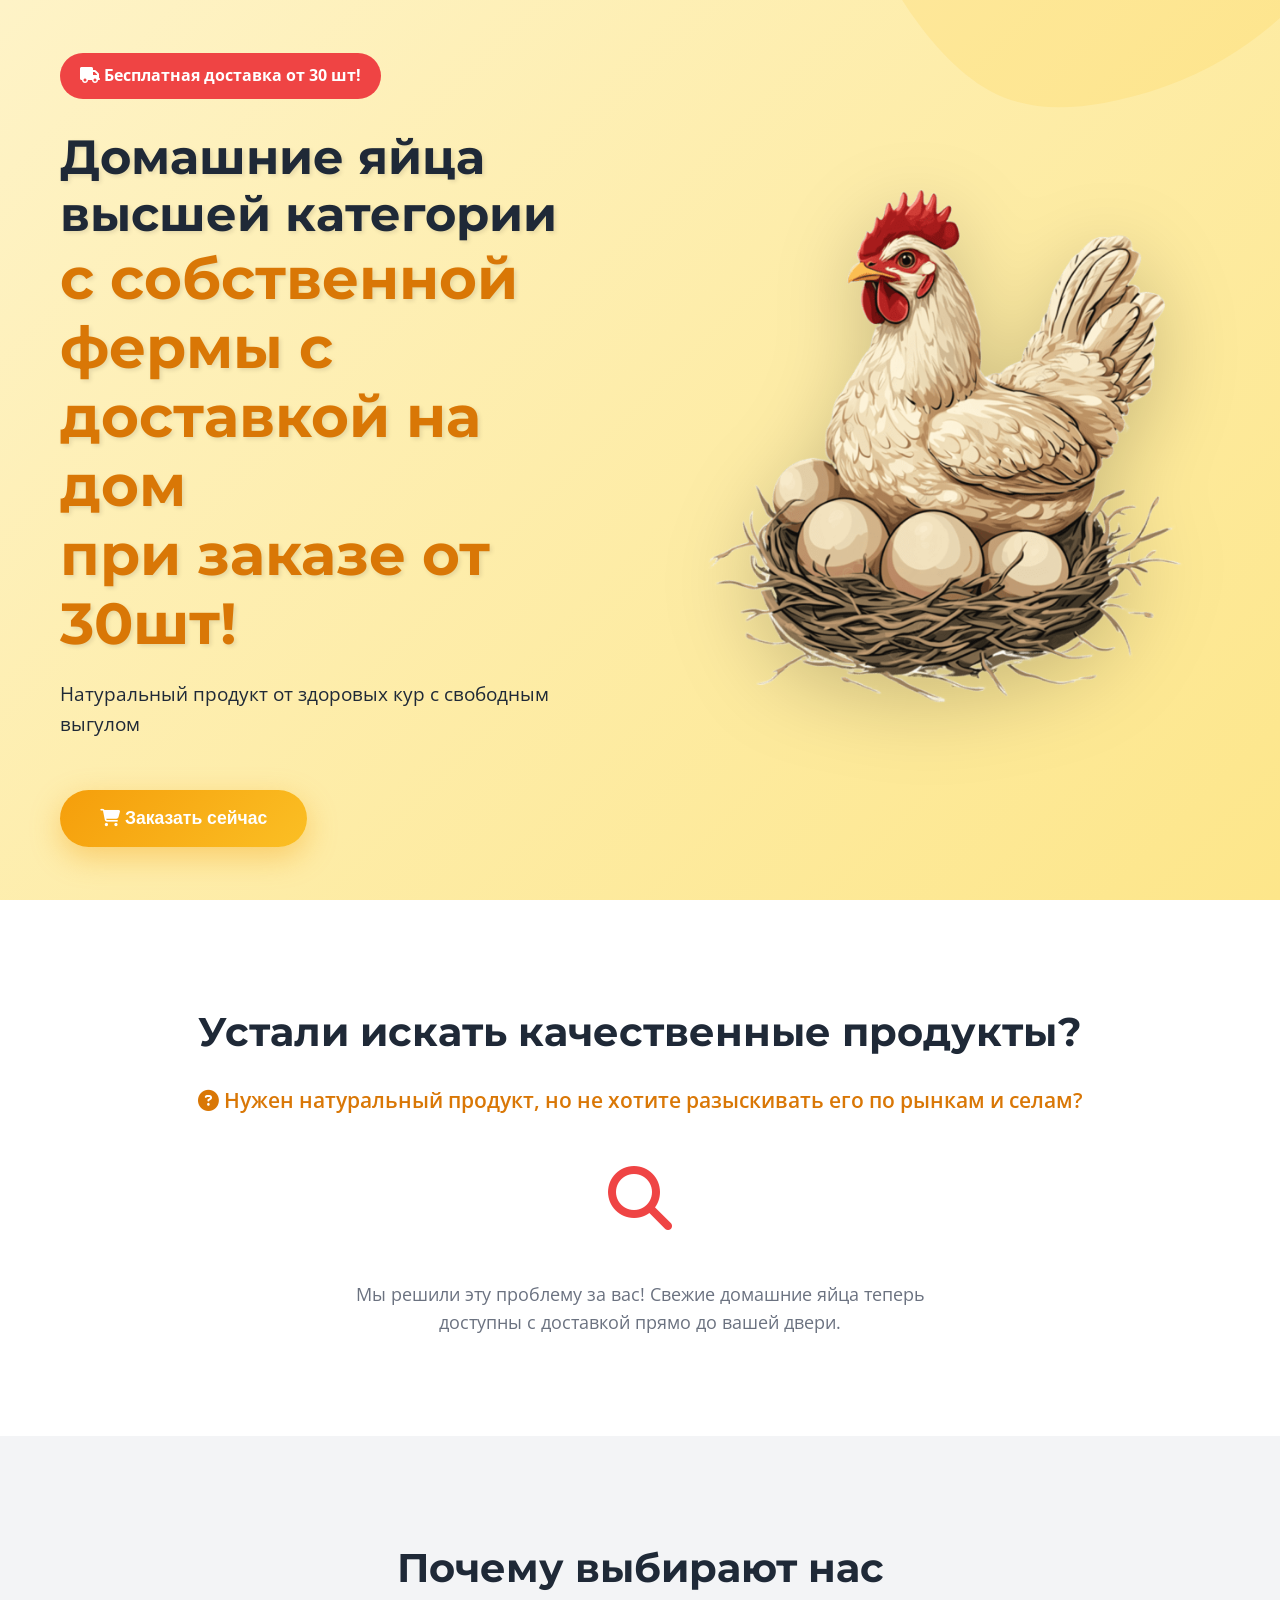
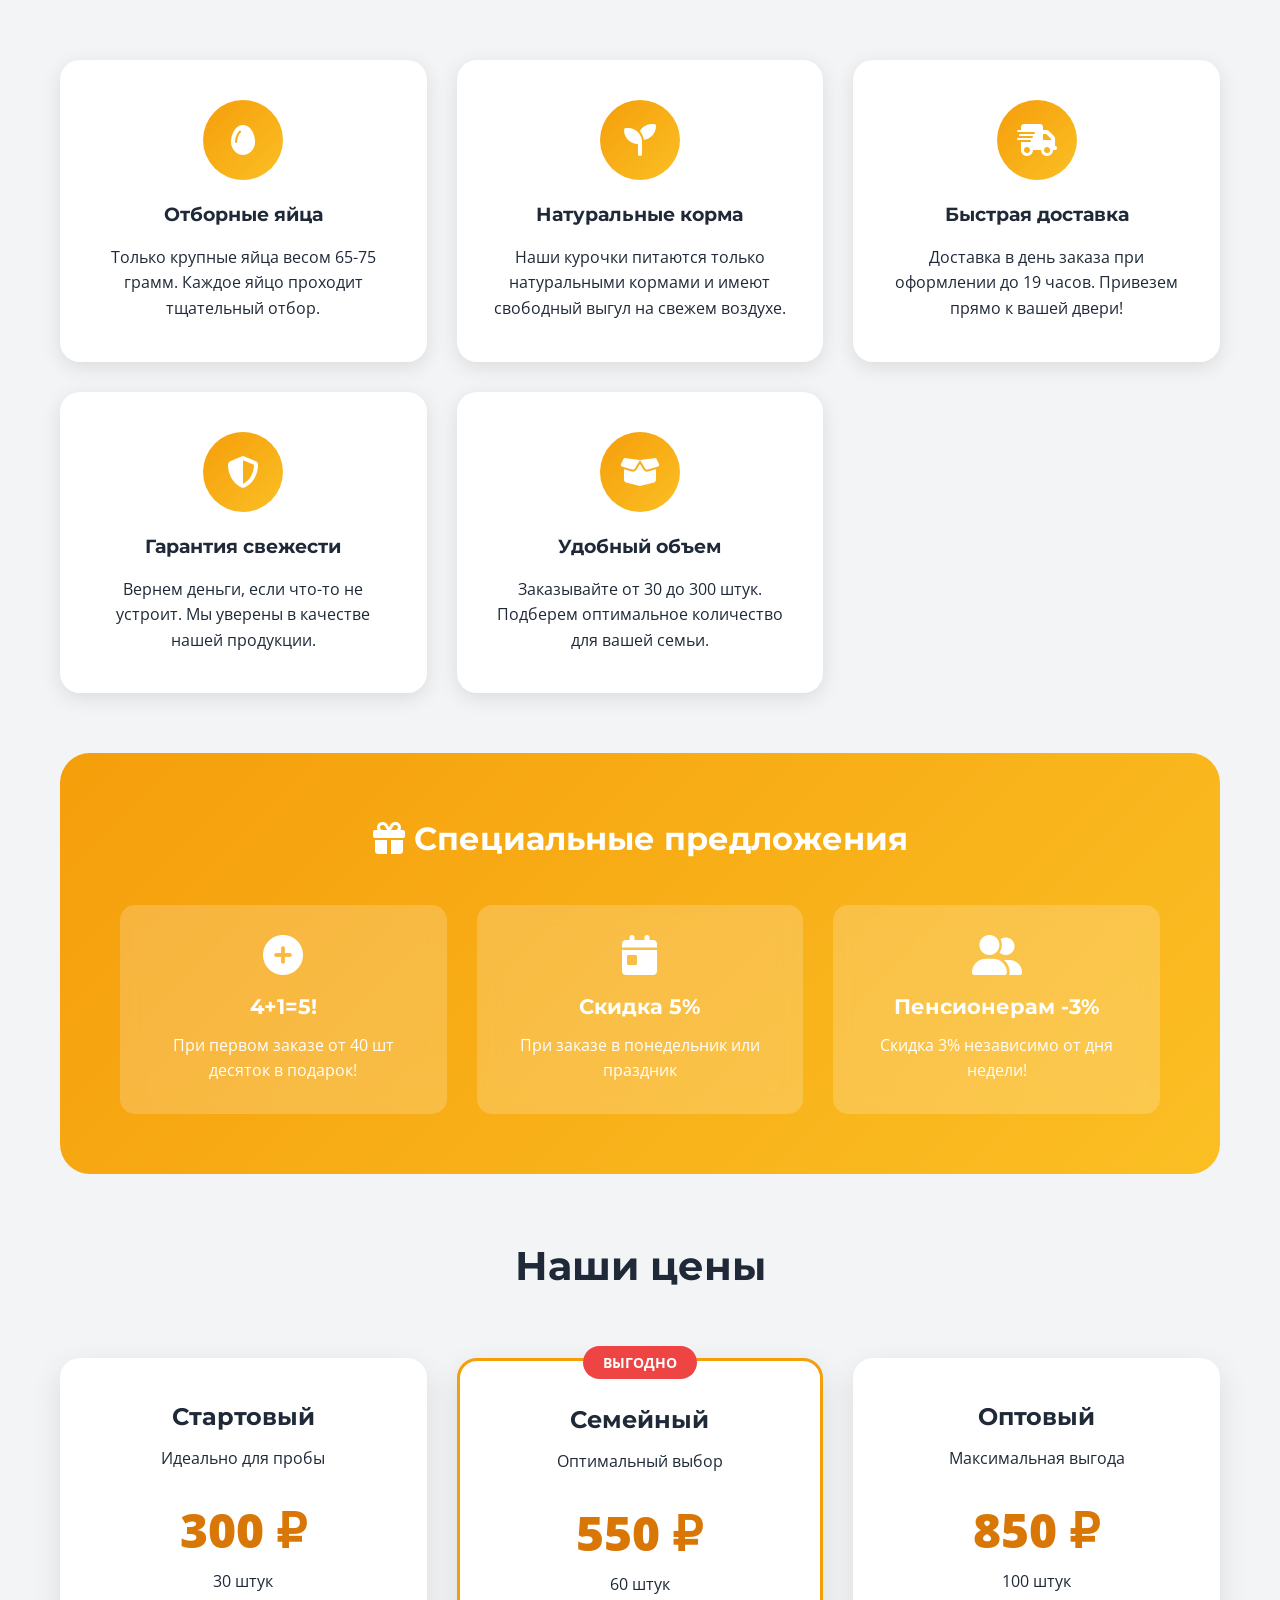
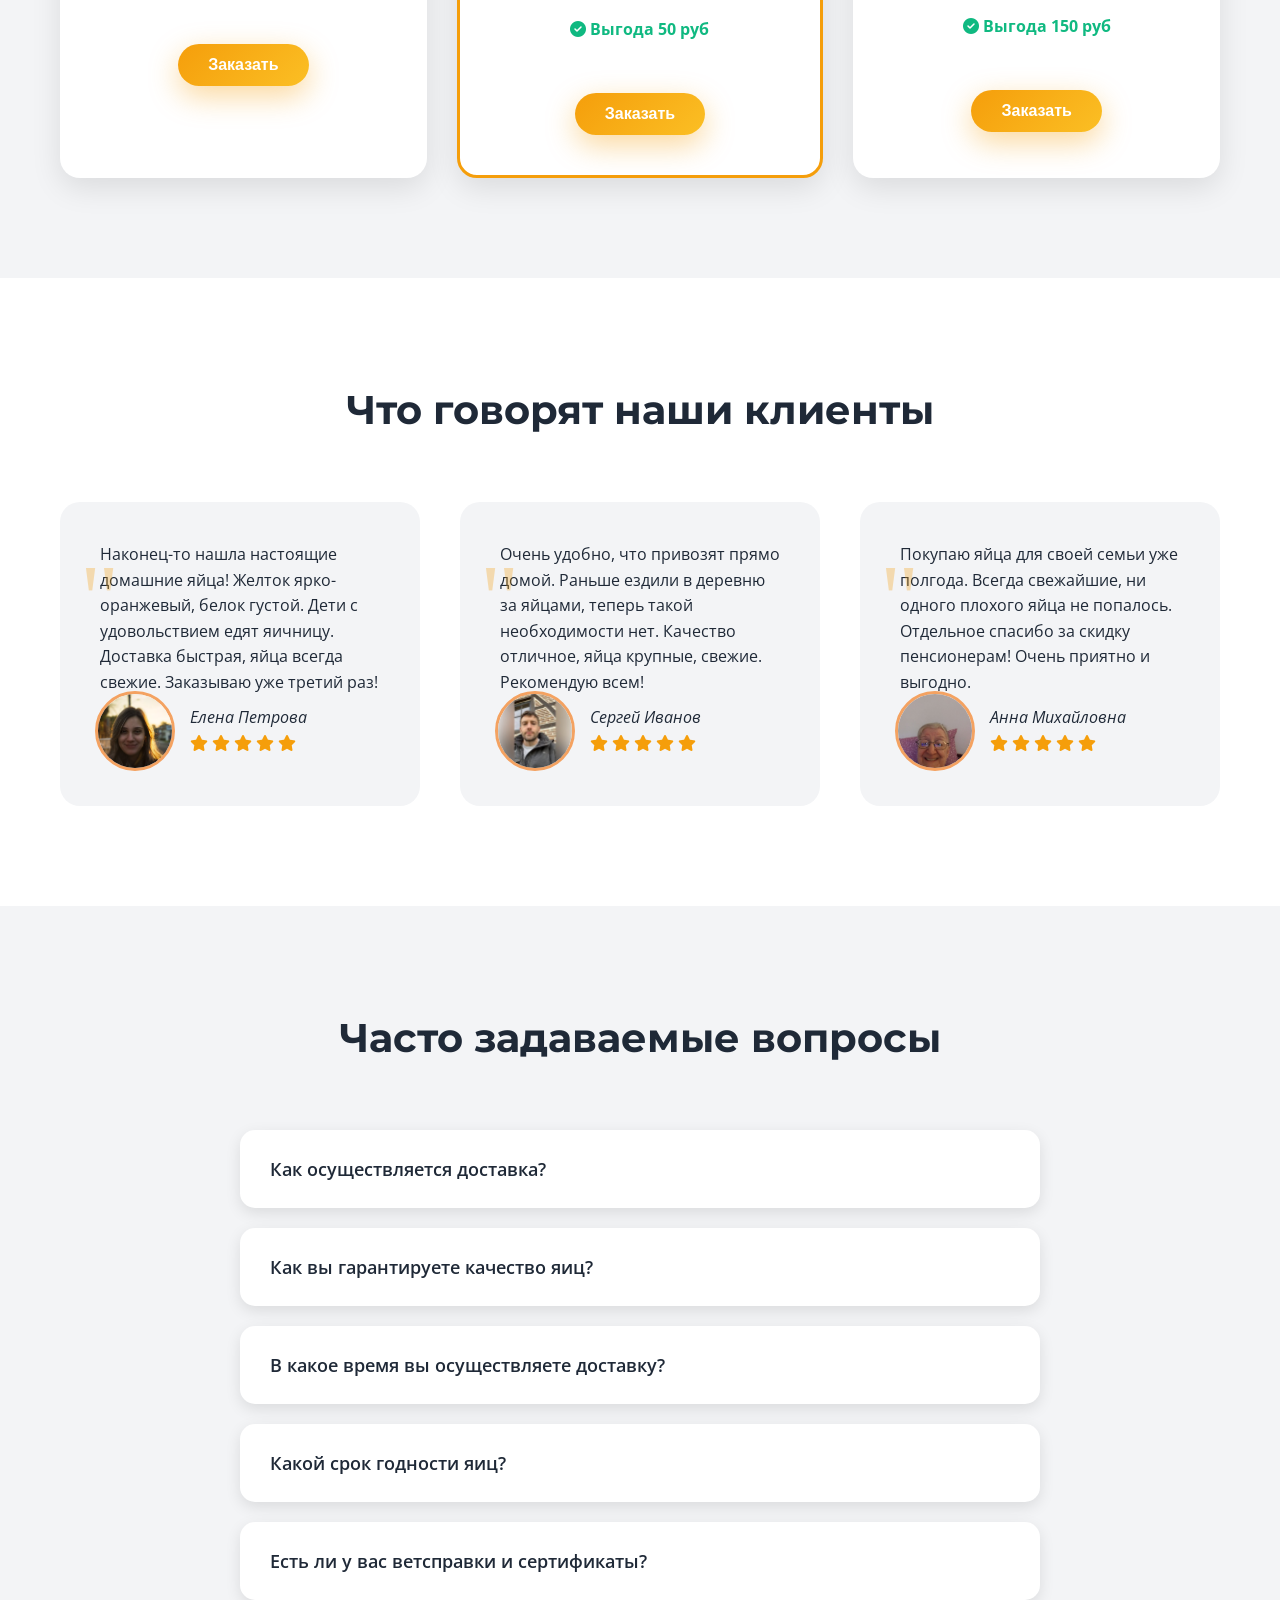
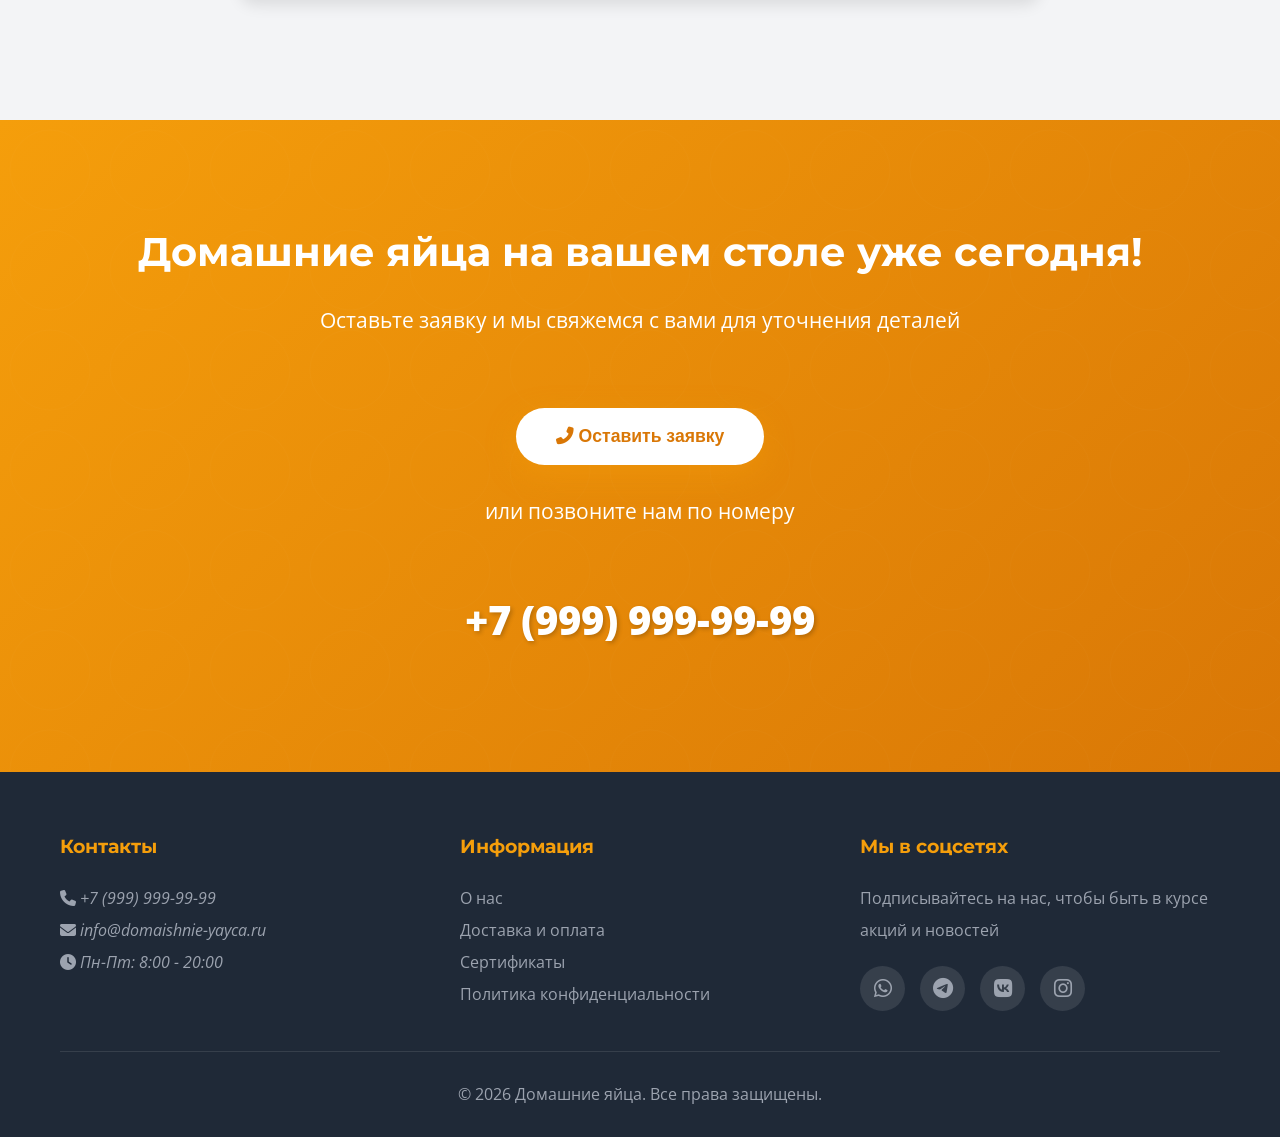
<file: index.html>
﻿<!DOCTYPE html>
<html lang="ru">
<head>
    <meta charset="UTF-8">
    <meta name="viewport" content="width=device-width, initial-scale=1.0">
    <title>Домашние яйца высшей категории | Доставка на дом</title>
    <link rel="preconnect" href="https://fonts.googleapis.com">
    <link rel="preconnect" href="https://fonts.gstatic.com" crossorigin>
    <link href="https://fonts.googleapis.com/css2?family=Montserrat:wght@400;600;700;800&family=Open+Sans:wght@400;600&display=swap" rel="stylesheet">
    <link rel="stylesheet" href="https://cdnjs.cloudflare.com/ajax/libs/font-awesome/6.4.0/css/all.min.css">
    <link rel="stylesheet" href="css/styles.css">
</head>
<body>

    <!-- Блок 1 - Hero Section -->
    <header class="hero">
        <div class="container">
            <div class="hero-content">
                <div class="hero-text">
                    <div class="hero-badge">
                        <i class="fas fa-truck"></i> Бесплатная доставка от 30 шт!
                    </div>
                    <h1>
                        Домашние яйца высшей категории
                        <span class="highlight">с собственной фермы с доставкой на дом<br>при заказе от 30шт!</span>
                    </h1>
                    <p class="hero-subtitle">Натуральный продукт от здоровых кур с свободным выгулом</p>
                    <button class="cta-button" onclick="openModal()">
                        <i class="fas fa-shopping-cart"></i> Заказать сейчас
                    </button>
                </div>
                <div class="hero-image">
                    <img src=images/chick2no.png alt="Домашняя курица с яйцами">
                </div>
            </div>
        </div>
    </header>
    <main>
    <!-- Блок 2 - Боли -->
    <section class="pain-points">
        <div class="container">
            <h2>Устали искать качественные продукты?</h2>
            <p class="subtitle">
                <i class="fas fa-question-circle"></i> 
                Нужен натуральный продукт, но не хотите разыскивать его по рынкам и селам?
            </p>
            <div class="pain-icon">
                <i class="fas fa-search"></i>
            </div>
            <p style="max-width: 600px; margin: 0 auto; font-size: 1.1rem; color: #6B7280;">
                Мы решили эту проблему за вас! Свежие домашние яйца теперь доступны с доставкой прямо до вашей двери.
            </p>
        </div>
    </section>

    <!-- Блок 3 - Преимущества -->
    <section class="features">
        <div class="container">
            <h2 class="section-title">Почему выбирают нас</h2>
            
            <ul class="features-grid">
                <li class="feature-card">
                    <div class="feature-icon">
                        <i class="fas fa-egg"></i>
                    </div>
                    <h3>Отборные яйца</h3>
                    <p>Только крупные яйца весом 65-75 грамм. Каждое яйцо проходит тщательный отбор.</p>
                </li>

                <li class="feature-card">
                    <div class="feature-icon">
                        <i class="fas fa-seedling"></i>
                    </div>
                    <h3>Натуральные корма</h3>
                    <p>Наши курочки питаются только натуральными кормами и имеют свободный выгул на свежем воздухе.</p>
                </li>

                <li class="feature-card">
                    <div class="feature-icon">
                        <i class="fas fa-shipping-fast"></i>
                    </div>
                    <h3>Быстрая доставка</h3>
                    <p>Доставка в день заказа при оформлении до 19 часов. Привезем прямо к вашей двери!</p>
                </li>

                <li class="feature-card">
                    <div class="feature-icon">
                        <i class="fas fa-shield-alt"></i>
                    </div>
                    <h3>Гарантия свежести</h3>
                    <p>Вернем деньги, если что-то не устроит. Мы уверены в качестве нашей продукции.</p>
                </li>

                <li class="feature-card">
                    <div class="feature-icon">
                        <i class="fas fa-box-open"></i>
                    </div>
                    <h3>Удобный объем</h3>
                    <p>Заказывайте от 30 до 300 штук. Подберем оптимальное количество для вашей семьи.</p>
                </li>
            </ul>

            <!-- Акции -->
            <div class="promotions">
                <h3><i class="fas fa-gift"></i> Специальные предложения</h3>
                <div class="promo-grid">
                    <div class="promo-item">
                        <i class="fas fa-plus-circle"></i>
                        <h4>4+1=5!</h4>
                        <p>При первом заказе от 40 шт десяток в подарок!</p>
                    </div>
                    <div class="promo-item">
                        <i class="fas fa-calendar-day"></i>
                        <h4>Скидка 5%</h4>
                        <p>При заказе в понедельник или праздник</p>
                    </div>
                    <div class="promo-item">
                        <i class="fas fa-user-friends"></i>
                        <h4>Пенсионерам -3%</h4>
                        <p>Скидка 3% независимо от дня недели!</p>
                    </div>
                </div>
            </div>

            <!-- Прайс -->
            <h3 class="section-title" style="margin-top: 60px;">Наши цены</h3>
            <ul class="pricing">
                <li class="pricing-card">
                    <h3>Стартовый</h3>
                    <p>Идеально для пробы</p>
                    <div class="price">
                        <data value="300">300 ₽</data>
                        <span>30 штук</span>
                    </div>
                    <button class="cta-button" onclick="openModal()" style="padding: 12px 30px; font-size: 1rem;">
                        Заказать
                    </button>
                </li>

                <li class="pricing-card popular">
                    <h3>Семейный</h3>
                    <p>Оптимальный выбор</p>
                    <div class="price">
                       <data value="550">550 ₽</data>
                        
                        <span>60 штук</span>
                    </div>
                    <div class="savings">
                        <i class="fas fa-check-circle"></i> Выгода 50 руб
                    </div>
                    <button class="cta-button" onclick="openModal()" style="padding: 12px 30px; font-size: 1rem;">
                        Заказать
                    </button>
                </li>

                <li class="pricing-card">
                    <h3>Оптовый</h3>
                    <p>Максимальная выгода</p>
                    <div class="price">
                        <data value="850">850 ₽</data>
                        <span>100 штук</span>
                    </div>
                    <div class="savings">
                        <i class="fas fa-check-circle"></i> Выгода 150 руб
                    </div>
                    <button class="cta-button" onclick="openModal()" style="padding: 12px 30px; font-size: 1rem;">
                        Заказать
                    </button>
                </li>
            </ul>
        </div>
    </section>

    <!-- Блок 4 - Отзывы -->
    <section class="testimonials">
        <div class="container">
            <h2 class="section-title">Что говорят наши клиенты</h2>
            
            <ul class="testimonials-grid">
                <li class="testimonial-card">
                  <figure>
                    <blockquote>
                        <p>Наконец-то нашла настоящие домашние яйца! Желток ярко-оранжевый, белок густой. Дети с удовольствием едят яичницу. Доставка быстрая, яйца всегда свежие. Заказываю уже третий раз!</p>
                    </blockquote>
                    <figcaption class="testimonial-author">
                        <div class="author-avatar" aria-hidden="true">
                            <div class="review-header">
                                <img src = "images/woman.webp"
                                class = "review-avatar"
                                width="80"
                                heigt= "80"
                                loading="lazy">
                            </div>
                        </div>
                        <div class="author-info">
                            <cite>Елена Петрова</cite>
                            <div class="stars" aria-label = "Оценка 5 из 5 звезд">
                                <i class="fas fa-star"></i>
                                <i class="fas fa-star"></i>
                                <i class="fas fa-star"></i>
                                <i class="fas fa-star"></i>
                                <i class="fas fa-star"></i>
                            </div>
                        </div>
                      </figcaption>
                    </figure>
                </li>

                <li class="testimonial-card">
                    <figure>
                      <blockquote>
                        <p>Очень удобно, что привозят прямо домой. Раньше ездили в деревню за яйцами, теперь такой необходимости нет. Качество отличное, яйца крупные, свежие. Рекомендую всем!
                          </p>
                      </blockquote>
                    <figcaption class="testimonial-author">
                           <div class="author-avatar" aria-hidden="true">
                            <div class="review-header">
                                <img src = "images/man.jpg"
                                class = "review-avatar"
                                width="80"
                                heigt= "80"
                                loading="lazy">
                            </div>
                        </div>
                        <div class="author-info" aria-label="Оценка 5 из 5 звезд">
                            <cite>Сергей Иванов</cite>
                            <div class="stars">
                                <i class="fas fa-star"></i>
                                <i class="fas fa-star"></i>
                                <i class="fas fa-star"></i>
                                <i class="fas fa-star"></i>
                                <i class="fas fa-star"></i>
                            </div>
                        </div>
                    </figcaption>
                    </figure>
                </li>

                <li class="testimonial-card">
                    <figure>
                      <blockquote>
                        <p>Покупаю яйца для своей семьи уже полгода. Всегда свежайшие, ни одного плохого яйца не попалось. Отдельное спасибо за скидку пенсионерам! Очень приятно и выгодно.</p>
                    </blockquote>
                    <figcaption class="testimonial-author">
                        <div class="author-avatar">
                            <div class="review-header">
                                <img src = "images/grand.jpg"
                                class = "review-avatar"
                                width="80"
                                heigt= "80"
                                loading="lazy">
                            </div>
                        </div>
                        <div class="author-info">
                            <cite>Анна Михайловна</cite>
                            <div class="stars" aria-label="Оценка 5 из 5 звезд">
                                <i class="fas fa-star"></i>
                                <i class="fas fa-star"></i>
                                <i class="fas fa-star"></i>
                                <i class="fas fa-star"></i>
                                <i class="fas fa-star"></i>
                            </div>
                        </div>
                    </figcaption>
                    </figure>
                </li>
            </ul>
        </div>
    </section>

    <!-- Блок 5 - FAQ -->
    <section class="faq">
        <div class="container">
            <h2 class="section-title">Часто задаваемые вопросы</h2>
            
            <div class="faq-list">
                <details class="faq-item">
                    <summary class="faq-question">
                        Как осуществляется доставка?
                       
                    </summary>
                    <div class="faq-answer">
                        <p>Доставка осуществляется на нашем транспорте до адреса, который вы укажете при оформлении заказа. Мы привезем яйца прямо к вашей двери в удобное время.</p>
                    </div>
                </details>

                <details class="faq-item">
                    <summary class="faq-question" >
                        <span>Как вы гарантируете качество яиц?</span>
                    </summary>
                    <div class="faq-answer">
                        <p>Наши курочки находятся под постоянным наблюдением специалистов. Мы проводим регулярную уборку помещений и используем только качественные натуральные корма. Каждое яйцо проходит проверку перед отправкой.</p>
                    </div>
                </details>

                <details class="faq-item">
                    <summary class="faq-question">
                        <span>В какое время вы осуществляете доставку?</span>
                    </summary>
                    <div class="faq-answer">
                        <p>Доставка осуществляется в период с 8:00 до 20:00 с понедельника по пятницу. При оформлении заказа вы можете указать удобное время доставки.</p>
                    </div>
                </details>

                <details class="faq-item">
                    <summary class="faq-question" >
                        <span>Какой срок годности яиц?</span>
                    </summary>
                    <div class="faq-answer">
                        <p>При соблюдении всех норм хранения (в холодильнике при температуре +2...+10°C) срок годности составляет до 3 недель. Мы гарантируем свежесть каждой партии.</p>
                    </div>
                </details>

                <details class="faq-item">
                    <summary class="faq-question" >
                        <span>Есть ли у вас ветсправки и сертификаты?</span>
                    </summary>
                    <div class="faq-answer">
                        <p>Да, вся наша продукция сертифицирована. Ознакомиться с документами вы можете <a href="#" onclick="alert('Здесь будет ссылка на документы')">по следующей ссылке</a>. Мы работаем официально и гарантируем качество.</p>
                    </div>
                </details>
            </div>
        </div>
    </section>

    <!-- Блок 6 - CTA -->
    <section class="cta-section">
        <div class="container">
            <h2>Домашние яйца на вашем столе уже сегодня!</h2>
            <p>Оставьте заявку и мы свяжемся с вами для уточнения деталей</p>
            <button class="cta-button" onclick="openModal()" style="background: white; color: var(--primary-dark);">
                <i class="fas fa-phone-alt"></i> Оставить заявку
            </button>
            <br>
            <p style="margin-top: 30px;">или позвоните нам по номеру</p>
            <a href="tel:+79999999999" class="phone-number">+7 (999) 999-99-99</a>
        </div>
    </section>
    </main>
    <!-- Блок 7 - Footer -->
    <footer>
        <div class="container">
            <div class="footer-content">
                <div class="footer-section">
                    <h3>Контакты</h3>
                    <address>
                        <p><i class="fas fa-phone" aria-hidden="true"> <a href="tel:+79999999999"> </i> +7 (999) 999-99-99</a></p>
                        <p><i class="fas fa-envelope" aria-hidden="true"></i> <a href="mailto:info@domashnie-yayca.ru">info@domaishnie-yayca.ru</a></p>
                        <p><i class="fas fa-clock" aria-hidden="true"></i> Пн-Пт: 8:00 - 20:00</p>
                    </address>
                </div>
                
                <nav class="footer-section">
                    <h3>Информация</h3>
                    <ul>
                        <li><a href="/about">О нас</a></li>
                        <li><a href="/delivery">Доставка и оплата</a></li>
                        <li><a href="/certificates">Сертификаты</a></li>
                        <li><a href="/privacy">Политика конфиденциальности</a></li>
                    </ul>
                </nav>
                
                <div class="footer-section">
                    <h3>Мы в соцсетях</h3>
                    <p>Подписывайтесь на нас, чтобы быть в курсе акций и новостей</p>
                    <ul class="social-links">
                       <li> <a href="#" aria-label="WhatsApp"><i class="fab fa-whatsapp"></i></a></li>
                        <li> <a href="#" aria-label="Telegram"><i class="fab fa-telegram-plane"></i></a></li>
                        <li><a href="#" aria-label="VK"><i class="fab fa-vk"></i></a></li>
                        <li><a href="#" aria-label="Instagram"><i class="fab fa-instagram"></i></a></li>
                    </ul>
                </div>
            </div>
            
            <div class="footer-bottom">
                <p>&copy; 2026 Домашние яйца. Все права защищены.</p>
            </div>
        </div>
    </footer>

    <!-- Модальное окно формы -->
    <dialog class="order-dialog" id="orderDialog">
    	<form method="dialog">
	<button class="close-dialog" aria-label="Закрыть">x</button>

	<h2>оформить заказ</h2>
	<p>Заполните форму и мы перезвоним вам в течении 15 минут</p>

	<div class="form-group">
		<label for="name">Ваше имя</label>
		<input type="text" id="name" name="name" required>
	</div>

	<div class ="form-group">
		<label for="phone">Телефон</label>
		<input type="tel" id="phone" name="phone" required>
	</div>

	<button type="submit" class="submit-btn">Отправить заявку</button>

	
	
	</form>		
	
	</dialog>
    <script src="js/main.js"></script>
</body>
</html>
</file>
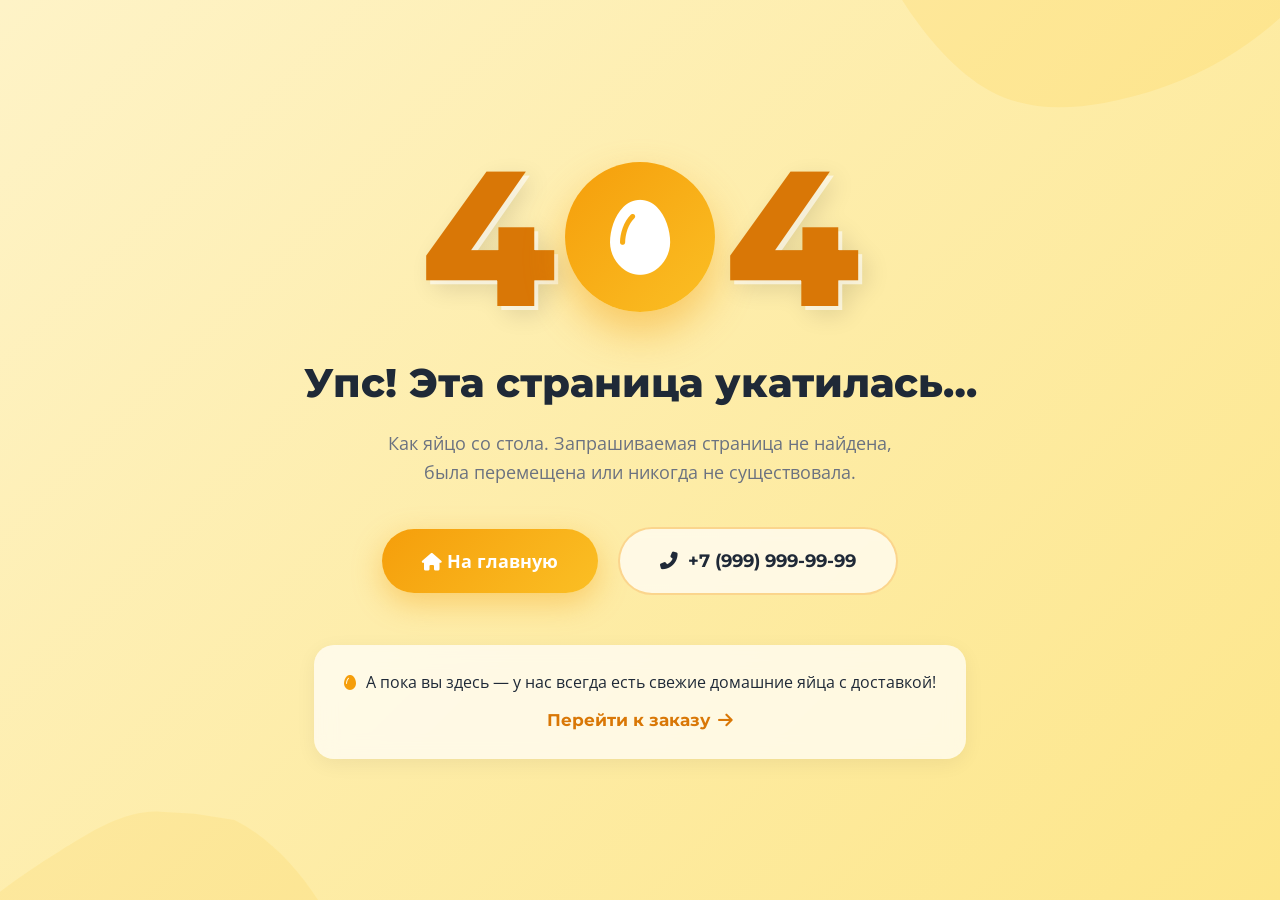
<file: error_page.html>
<!DOCTYPE html>
<html lang="ru">
<head>
    <meta charset="UTF-8">
    <meta name="viewport" content="width=device-width, initial-scale=1.0">
    <title>404 — Страница не найдена | Домашние яйца</title>
    <meta name="description" content="Страница не найдена. Вернитесь на главную и закажите свежие домашние яйца с доставкой на дом.">
    <meta name="robots" content="noindex, follow">

    <link rel="preconnect" href="https://fonts.googleapis.com">
    <link rel="preconnect" href="https://fonts.gstatic.com" crossorigin>
    <link href="https://fonts.googleapis.com/css2?family=Montserrat:wght@400;600;700;800&family=Open+Sans:wght@400;600&display=swap" rel="stylesheet">
    <link rel="stylesheet" href="https://cdnjs.cloudflare.com/ajax/libs/font-awesome/6.4.0/css/all.min.css">

    <!-- Базовые стили лендинга (кнопки, контейнер, шрифты) -->
    <link rel="stylesheet" href="css/styles.css">
    <!-- Стили страницы ошибки -->
    <link rel="stylesheet" href="css/error.css">
</head>
<body>

    <main class="error-page">
        <div class="container">
            <div class="error-content">

                <div class="error-eggs" aria-hidden="true">
                    <span class="error-digit">4</span>
                    <div class="error-egg">
                        <i class="fas fa-egg"></i>
                    </div>
                    <span class="error-digit">4</span>
                </div>

                <h1>Упс! Эта страница укатилась…</h1>
                <p class="error-subtitle">
                    Как яйцо со стола. Запрашиваемая страница не найдена,
                    была перемещена или никогда не существовала.
                </p>

                <div class="error-actions">
                    <a href="index.html" class="cta-button">
                        <i class="fas fa-home"></i> На главную
                    </a>
                    <a href="tel:+79999999999" class="error-phone">
                        <i class="fas fa-phone-alt"></i> +7 (999) 999-99-99
                    </a>
                </div>

                <div class="error-hint">
                    <p><i class="fas fa-egg"></i> А пока вы здесь — у нас всегда есть свежие домашние яйца с доставкой!</p>
                    <a href="index.html" class="error-link">
                        Перейти к заказу <i class="fas fa-arrow-right"></i>
                    </a>
                </div>

            </div>
        </div>
    </main>

</body>
</html>
</file>
<file: css/styles.css>
﻿  * {
            margin: 0;
            padding: 0;
            box-sizing: border-box;
        }

	ul, ol{
		list-style: none;
}

        :root {
            --primary: #F59E0B;
            --primary-dark: #D97706;
            --secondary: #10B981;
            --accent: #EF4444;
            --dark: #1F2937;
            --light: #F3F4F6;
            --white: #FFFFFF;
            --gradient: linear-gradient(135deg, #F59E0B 0%, #FBBF24 100%);
        }

        body {
            font-family: 'Open Sans', sans-serif;
            color: var(--dark);
            line-height: 1.6;
            overflow-x: hidden;
        }

        h1, h2, h3, h4 {
            font-family: 'Montserrat', sans-serif;
            font-weight: 700;
        }

        .container {
            max-width: 1200px;
            margin: 0 auto;
            padding: 0 20px;
        }

        /* Блок 1 - Hero Section */
        .hero {
            background: linear-gradient(135deg, #FEF3C7 0%, #FDE68A 100%);
            min-height: 100vh;
            display: flex;
            align-items: center;
            position: relative;
            overflow: hidden;
        }

        .hero::before {
            content: '';
            position: absolute;
            top: -50%;
            right: -10%;
            width: 600px;
            height: 600px;
            background: url('data:image/svg+xml,<svg xmlns="http://www.w3.org/2000/svg" viewBox="0 0 200 200"><path fill="%23FBBF24" fill-opacity="0.3" d="M45,-76C58.3,-69.3,69.9,-57.3,78.6,-43.7C87.3,-30.1,93.1,-14.9,91.8,-0.3C90.5,14.3,82.1,28.3,72.3,40.3C62.5,52.3,51.3,62.3,38.7,69.7C26.1,77.1,12.1,81.9,-1.3,84.3C-14.7,86.7,-27.5,86.7,-39.3,80.3C-51.1,73.9,-61.9,61.1,-70.3,47.3C-78.7,33.5,-84.7,18.7,-83.3,4.3C-81.9,-10.1,-73.1,-24.1,-62.3,-35.3C-51.5,-46.5,-38.7,-54.9,-25.3,-63.3C-11.9,-71.7,1.5,-80.1,15.3,-79.3L29.1,-78.5Z" transform="translate(100 100)"/></svg>') no-repeat center;
            opacity: 0.5;
            animation: float 20s infinite ease-in-out;
        }

        @keyframes float {
            0%, 100% { transform: translate(0, 0) rotate(0deg); }
            50% { transform: translate(-30px, -30px) rotate(10deg); }
        }

        .hero-content {
            display: grid;
            grid-template-columns: 1fr 1fr;
            gap: 60px;
            align-items: center;
            position: relative;
            z-index: 1;
        }

        .hero-text h1 {
            font-size: 3rem;
            color: var(--dark);
            margin-bottom: 20px;
            line-height: 1.2;
            text-shadow: 2px 2px 4px rgba(0,0,0,0.1);
        }

        .hero-text .highlight {
            color: var(--primary-dark);
            display: block;
            font-size: 1.2em;
        }

        .hero-badge {
            display: inline-block;
            background: var(--accent);
            color: var(--white);
            padding: 10px 20px;
            border-radius: 50px;
            font-weight: 700;
            margin-bottom: 30px;
            animation: pulse 2s infinite;
        }

        @keyframes pulse {
            0%, 100% { transform: scale(1); }
            50% { transform: scale(1.05); }
        }

        .hero-image {
            position: relative;
            text-align: center;
        }

        .hero-image img {
            max-width: 100%;
            height: auto;
            filter: drop-shadow(0 20px 40px rgba(0,0,0,0.2));
            animation: bounce 3s infinite;
        }

        @keyframes bounce {
            0%, 100%, 20%, 50%, 80% { transform: translateY(0); }
            40% { transform: translateY(-20px); }
            60% { transform: translateY(-10px); }
        }

        .hero-subtitle
        {
          font-size: 1.2rem;
          margin-bottom: 20px;  
        }

        .cta-button {
            display: inline-block;
            background: var(--gradient);
            color: var(--white);
            padding: 18px 40px;
            border-radius: 50px;
            text-decoration: none;
            font-weight: 700;
            font-size: 1.1rem;
            margin-top: 30px;
            box-shadow: 0 10px 30px rgba(245, 158, 11, 0.4);
            transition: all 0.3s;
            border: none;
            cursor: pointer;
        }

        .cta-button:hover {
            transform: translateY(-3px);
            box-shadow: 0 15px 40px rgba(245, 158, 11, 0.5);
        }

        /* Блок 2 - Боли */
        .pain-points {
            background: var(--white);
            padding: 100px 0;
            text-align: center;
        }

        .pain-points h2 {
            font-size: 2.5rem;
            color: var(--dark);
            margin-bottom: 20px;
        }

        .pain-points .subtitle {
            font-size: 1.3rem;
            color: var(--primary-dark);
            font-weight: 600;
        }

        .pain-icon {
            font-size: 4rem;
            color: var(--accent);
            margin: 30px 0;
        }

        /* Блок 3 - Преимущества */
        .features {
            background: var(--light);
            padding: 100px 0;
        }

        .section-title {
            text-align: center;
            font-size: 2.5rem;
            margin-bottom: 60px;
            color: var(--dark);
        }

        .features-grid {
            display: grid;
            grid-template-columns: repeat(auto-fit, minmax(300px, 1fr));
            gap: 30px;
            margin-bottom: 60px;
        }

        .feature-card {
            background: var(--white);
            padding: 40px 30px;
            border-radius: 20px;
            text-align: center;
            box-shadow: 0 5px 20px rgba(0,0,0,0.1);
            transition: transform 0.3s;
        }

        .feature-card:hover {
            transform: translateY(-10px);
        }

        .feature-icon {
            width: 80px;
            height: 80px;
            background: var(--gradient);
            border-radius: 50%;
            display: flex;
            align-items: center;
            justify-content: center;
            margin: 0 auto 20px;
            font-size: 2rem;
            color: var(--white);
        }

        .feature-card h3 {
            margin-bottom: 15px;
            color: var(--dark);
        }

        /* Акции */
        .promotions {
            background: var(--gradient);
            padding: 60px;
            border-radius: 30px;
            margin-bottom: 60px;
            color: var(--white);
        }

        .promotions h3 {
            text-align: center;
            font-size: 2rem;
            margin-bottom: 40px;
        }

        .promo-grid {
            display: grid;
            grid-template-columns: repeat(auto-fit, minmax(250px, 1fr));
            gap: 30px;
        }

        .promo-item {
            background: rgba(255,255,255,0.2);
            padding: 30px;
            border-radius: 15px;
            text-align: center;
            backdrop-filter: blur(10px);
        }

        .promo-item i {
            font-size: 2.5rem;
            margin-bottom: 15px;
        }

        .promo-item h4 {
            font-size: 1.3rem;
            margin-bottom: 10px;
        }

        /* Прайс */
        .pricing {
            display: grid;
            grid-template-columns: repeat(auto-fit, minmax(280px, 1fr));
            gap: 30px;
        }

        .pricing-card {
            background: var(--white);
            border-radius: 20px;
            padding: 40px 30px;
            text-align: center;
            box-shadow: 0 10px 30px rgba(0,0,0,0.1);
            position: relative;
            transition: transform 0.3s;
        }

        .pricing-card:hover {
            transform: scale(1.05);
        }

        .pricing-card.popular {
            border: 3px solid var(--primary);
            transform: scale(1.05);
        }

        .pricing-card.popular::before {
            content: 'ВЫГОДНО';
            position: absolute;
            top: -15px;
            left: 50%;
            transform: translateX(-50%);
            background: var(--accent);
            color: var(--white);
            padding: 5px 20px;
            border-radius: 20px;
            font-weight: 700;
            font-size: 0.9rem;
        }

        .pricing-card h3 {
            font-size: 1.5rem;
            margin-bottom: 10px;
        }

        .price {
            font-size: 3rem;
            font-weight: 800;
            color: var(--primary-dark);
            margin: 20px 0;
        }

        .price span {
            font-size: 1rem;
            color: var(--dark);
            display: block;
            font-weight: 400;
        }

        .savings {
            color: var(--secondary);
            font-weight: 700;
            margin-bottom: 20px;
        }

        /* Блок 4 - Отзывы */
        .testimonials {
            background: var(--white);
            padding: 100px 0;
        }

        .testimonials-grid {
            display: grid;
            grid-template-columns: repeat(auto-fit, minmax(350px, 1fr));
            gap: 40px;
        }

        .testimonial-card {
            background: var(--light);
            padding: 40px;
            border-radius: 20px;
            position: relative;
        }

        .testimonial-card::before {
            content: '"';
            font-size: 6rem;
            color: var(--primary);
            opacity: 0.3;
            position: absolute;
            top: 20px;
            left: 20px;
            font-family: serif;
        }

        .testimonial-content {
            position: relative;
            z-index: 1;
            margin-bottom: 30px;
            font-style: italic;
            font-size: 1.1rem;
        }

        .testimonial-author {
            display: flex;
            align-items: center;
            gap: 20px;
        }

        .author-avatar {
            width: 70px;
            height: 70px;
            border-radius: 50%;
            background: var(--gradient);
            display: flex;
            align-items: center;
            justify-content: center;
            font-size: 2rem;
            color: var(--white);
        }

        .author-info h4 {
            color: var(--dark);
            margin-bottom: 5px;
        }

       
.reviews-section {
    padding: 60px 20px;
    background-color: #f9f5f0;
}

.reviews-grid {
    display: grid;
    grid-template-columns: repeat(auto-fit, minmax(300px, 1fr));
    gap: 30px;
    max-width: 1200px;
    margin: 0 auto;
}

.review {
    background: #fff;
    border-radius: 16px;
    padding: 30px;
    box-shadow: 0 4px 15px rgba(0, 0, 0, 0.08);
    transition: transform 0.3s ease;
}

.review:hover {
    transform: translateY(-5px);
}

/* Шапка отзыва: аватарка + имя */
.review-header {
    display: flex;
    align-items: center;
    gap: 15px;
    margin-bottom: 15px;
}

/* Круглая аватарка */
.review-avatar {
    width: 80px;
    height: 80px;
    border-radius: 50%;        /* Делает фото круглым */
    object-fit: cover;         /* Обрезает фото по кругу */
    border: 3px solid #f4a261; /* Оранжевая рамка */
    flex-shrink: 0;            /* Не сжимается */
    margin-top: 15px;		
}

.review-author {
    font-weight: 700;
    font-size: 1.1rem;
    color: #333;
    margin: 0;
}

.review-stars {
    color: #f4a261;
    font-size: 1.2rem;
    margin-top: 4px;
}

.review-text {
    color: #555;
    line-height: 1.6;
    font-style: italic;
    margin: 0;
}




        .author-info .stars {
            color: var(--primary);
        }

        /* Блок 5 - FAQ */
        .faq {
            background: var(--light);
            padding: 100px 0;
        }

        .faq-list {
            max-width: 800px;
            margin: 0 auto;
        }

        .faq-item {
            background: var(--white);
            margin-bottom: 20px;
            border-radius: 15px;
            overflow: hidden;
            box-shadow: 0 5px 15px rgba(0,0,0,0.1);
        }

        .faq-question {
            padding: 25px 30px;
            cursor: pointer;
            display: flex;
            justify-content: space-between;
            align-items: center;
            font-weight: 600;
            font-size: 1.1rem;
            transition: background 0.3s;
        }

        .faq-question:hover {
            background: var(--light);
        }

        .faq-question i {
            transition: transform 0.3s;
            color: var(--primary);
        }

        .faq-item.active .faq-question i {
            transform: rotate(180deg);
        }

        .faq-answer {
            padding: 0 30px;
            max-height: 0;
            overflow: hidden;
            transition: all 0.3s;
        }

        details[open] .faq-answer {
            padding: 0 30px 25px;
            max-height: 200px;
        }

        .faq-answer a {
            color: var(--primary-dark);
            text-decoration: none;
            font-weight: 600;
        }

        /* Блок 6 - CTA */
        .cta-section {
            background: linear-gradient(135deg, var(--primary) 0%, var(--primary-dark) 100%);
            padding: 100px 0;
            text-align: center;
            color: var(--white);
            position: relative;
            overflow: hidden;
        }

        .cta-section::before {
            content: '';
            position: absolute;
            top: 0;
            left: 0;
            right: 0;
            bottom: 0;
            background: url('data:image/svg+xml,<svg xmlns="http://www.w3.org/2000/svg" viewBox="0 0 100 100"><circle cx="50" cy="50" r="40" fill="none" stroke="rgba(255,255,255,0.1)" stroke-width="0.5"/></svg>');
            background-size: 100px 100px;
            opacity: 0.3;
	    pointer-events: none;	
        }

        .cta-section h2 {
            font-size: 2.5rem;
            margin-bottom: 20px;
            position: relative;
            z-index: 1;
        }

        .cta-section p {
            font-size: 1.3rem;
            margin-bottom: 40px;
            position: relative;
            z-index: 1;
        }

        .phone-number {
            display: inline-block;
            font-size: 2.5rem;
            font-weight: 800;
            color: var(--white);
            text-decoration: none;
            margin: 20px 0;
            position: relative;
            z-index: 1;
            text-shadow: 2px 2px 4px rgba(0,0,0,0.2);
        }

        /* Блок 7 - Footer */
        footer {
            background: var(--dark);
            color: var(--white);
            padding: 60px 0 30px;
        }

        .footer-content {
            display: grid;
            grid-template-columns: repeat(auto-fit, minmax(250px, 1fr));
            gap: 40px;
            margin-bottom: 40px;
        }

        .footer-section h3 {
            margin-bottom: 20px;
            color: var(--primary);
        }

        .footer-section p, .footer-section a {
            color: #9CA3AF;
            text-decoration: none;
            line-height: 2;
            transition: color 0.3s;
        }

        .footer-section a:hover {
            color: var(--primary);
        }

        .social-links {
            display: flex;
            gap: 15px;
            margin-top: 20px;
        }

        .social-links a {
            width: 45px;
            height: 45px;
            background: rgba(255,255,255,0.1);
            border-radius: 50%;
            display: flex;
            align-items: center;
            justify-content: center;
            font-size: 1.3rem;
            transition: all 0.3s;
        }

        .social-links a:hover {
            background: var(--primary);
            transform: translateY(-5px);
        }

        .footer-bottom {
            text-align: center;
            padding-top: 30px;
            border-top: 1px solid rgba(255,255,255,0.1);
            color: #9CA3AF;
        }

        /* Адаптивность */
        @media (max-width: 768px) {
            .hero-content {
                grid-template-columns: 1fr;
                text-align: center;
            }

            .hero-text h1 {
                font-size: 2rem;
            }

            .section-title,
            .pain-points h2 {
                font-size: 1.8rem;
            }

            .promotions {
                padding: 40px 20px;
            }

            .pricing-card.popular {
                transform: scale(1);
            }

            .phone-number {
                font-size: 1.8rem;
            }

            .testimonials-grid {
                grid-template-columns: 1fr;
            }
        }

        /* Модальное окно */
       /* Базовые стили диалога */
/* =========================================
   МОДАЛЬНОЕ ОКНО (Современный дизайн)
   ========================================= */

/* Основной контейнер диалога */
.order-dialog {
    margin: auto; /* Гарантирует идеальное центрирование */
    border: none;
    border-radius: 24px;
    padding: 40px;
    max-width: 480px;
    width: 90%;
    background: #efeeee;
    box-shadow: 0 25px 50px -12px rgba(0, 0, 0, 0.25); /* Глубокая мягкая тень */
    animation: modalSlideIn 0.4s cubic-bezier(0.16, 1, 0.3, 1);
}

/* Затемнение и размытие фона */
.order-dialog::backdrop {
    background: rgba(31, 41, 55, 0.6); /* Цвет var(--dark) с прозрачностью */
    backdrop-filter: blur(8px); /* Эффект матового стекла */
    animation: fadeIn 0.3s ease-out;
}

/* Кнопка закрытия (крестик) */
.close-dialog {
    position: absolute;
    top: 20px;
    right: 20px;
    width: 36px;
    height: 36px;
    display: flex;
    align-items: center;
    justify-content: center;
    background: var(--light);
    border: none;
    border-radius: 50%;
    font-size: 1.2rem;
    font-weight: bold;
    color: var(--dark);
    cursor: pointer;
    transition: all 0.2s ease;
}

.close-dialog:hover {
    background: var(--accent);
    color: var(--white);
    transform: rotate(90deg); /* Приятный поворот при наведении */
}

/* Заголовок и описание */
.order-dialog h2 {
    font-family: 'Montserrat', sans-serif;
    font-size: 1.75rem;
    font-weight: 800;
    color: var(--dark);
    text-align: center;
    margin-bottom: 8px;
    text-transform: capitalize; /* Автоматически делает первую букву заглавной */
}

.order-dialog > p {
    text-align: center;
    color: #6B7280; /* Мягкий серый для второстепенного текста */
    font-size: 0.95rem;
    margin-bottom: 32px;
    line-height: 1.5;
}

/* Группа полей формы */
.form-group {
    margin-bottom: 24px;
    position: relative;
}

/* Лейблы (Надписи над полями) */
.form-group label {
    display: block;
    font-family: 'Montserrat', sans-serif;
    font-weight: 600;
    font-size: 0.9rem;
    color: var(--dark);
    margin-bottom: 8px;
    transition: color 0.3s ease;
}

/* Поля ввода (Input) */
.form-group input {
    width: 100%;
    padding: 14px 16px;
    font-size: 1rem;
    font-family: 'Open Sans', sans-serif;
    color: var(--dark);
    background-color: #9ca3af;
    border: 2px solid transparent;
    border-radius: 12px;
    outline: none;
    transition: all 0.3s ease;
    box-shadow: inset 0 2px 4px rgba(0,0,0,0.02);
}

.form-group input::placeholder {
    color: #9CA3AF;
}

/* Эффект при наведении на поле */
.form-group input:hover {
    background-color: #fff;
    border-color: #E5E7EB;
}

/* Эффект при клике/фокусе на поле (Самое важное для UX!) */
.form-group input:focus {
    background-color: #fff;
    border-color: var(--primary);
    box-shadow: 0 0 0 4px rgba(245, 158, 11, 0.15); /* Мягкое оранжевое свечение */
}

/* Магия CSS: меняем цвет лейбла, когда input внутри группы в фокусе */
.form-group:focus-within label {
    color: var(--primary-dark);
}

/* Кнопка отправки */
.submit-btn {
    width: 100%;
    padding: 16px;
    margin-top: 12px;
    font-family: 'Montserrat', sans-serif;
    font-weight: 700;
    font-size: 1.1rem;
    color: #120202;
    background: var(--gradient);
    border: none;
    border-radius: 12px;
    cursor: pointer;
    transition: all 0.3s ease;
    box-shadow: 0 4px 14px rgba(245, 158, 11, 0.4);
}

.submit-btn:hover {
    transform: translateY(-2px);
    box-shadow: 0 8px 20px rgba(245, 158, 11, 0.5);
}

.submit-btn:active {
    transform: translateY(0);
    box-shadow: 0 2px 8px rgba(245, 158, 11, 0.4);
}

/* Анимации появления */
@keyframes modalSlideIn {
    from { 
        opacity: 0; 
        transform: translateY(30px) scale(0.95); 
    }
    to { 
        opacity: 1; 
        transform: translateY(0) scale(1); 
    }
}

@keyframes fadeIn {
    from { opacity: 0; }
    to { opacity: 1; }
}

/* Адаптивность для мобильных */
@media (max-width: 480px) {
    .order-dialog {
        padding: 30px 20px;
        width: 95%;
        border-radius: 20px;
    }
    
    .order-dialog h2 {
        font-size: 1.5rem;
    }
}
</file>
<file: css/error.css>
/* =========================================
   СТРАНИЦА ОШИБКИ 404
   Стилистика полностью повторяет лендинг:
   те же переменные, шрифты, градиенты
   ========================================= */

.error-page {
    min-height: 100vh;
    display: flex;
    align-items: center;
    justify-content: center;
    text-align: center;
    padding: 60px 0;
    position: relative;
    overflow: hidden;
    background: linear-gradient(135deg, #FEF3C7 0%, #FDE68A 100%);
}

/* Декоративные «капли» — как в hero-секции */
.error-page::before {
    content: '';
    position: absolute;
    top: -50%;
    right: -10%;
    width: 600px;
    height: 600px;
    background: url('data:image/svg+xml,<svg xmlns="http://www.w3.org/2000/svg" viewBox="0 0 200 200"><path fill="%23FBBF24" fill-opacity="0.3" d="M45,-76C58.3,-69.3,69.9,-57.3,78.6,-43.7C87.3,-30.1,93.1,-14.9,91.8,-0.3C90.5,14.3,82.1,28.3,72.3,40.3C62.5,52.3,51.3,62.3,38.7,69.7C26.1,77.1,12.1,81.9,-1.3,84.3C-14.7,86.7,-27.5,86.7,-39.3,80.3C-51.1,73.9,-61.9,61.1,-70.3,47.3C-78.7,33.5,-84.7,18.7,-83.3,4.3C-81.9,-10.1,-73.1,-24.1,-62.3,-35.3C-51.5,-46.5,-38.7,-54.9,-25.3,-63.3C-11.9,-71.7,1.5,-80.1,15.3,-79.3L29.1,-78.5Z" transform="translate(100 100)"/></svg>') no-repeat center;
    opacity: 0.5;
    animation: float 20s infinite ease-in-out;
}

/* Вторая «капля» слева снизу */
.error-page::after {
    content: '';
    position: absolute;
    bottom: -40%;
    left: -10%;
    width: 500px;
    height: 500px;
    background: url('data:image/svg+xml,<svg xmlns="http://www.w3.org/2000/svg" viewBox="0 0 200 200"><path fill="%23FBBF24" fill-opacity="0.3" d="M45,-76C58.3,-69.3,69.9,-57.3,78.6,-43.7C87.3,-30.1,93.1,-14.9,91.8,-0.3C90.5,14.3,82.1,28.3,72.3,40.3C62.5,52.3,51.3,62.3,38.7,69.7C26.1,77.1,12.1,81.9,-1.3,84.3C-14.7,86.7,-27.5,86.7,-39.3,80.3C-51.1,73.9,-61.9,61.1,-70.3,47.3C-78.7,33.5,-84.7,18.7,-83.3,4.3C-81.9,-10.1,-73.1,-24.1,-62.3,-35.3C-51.5,-46.5,-38.7,-54.9,-25.3,-63.3C-11.9,-71.7,1.5,-80.1,15.3,-79.3L29.1,-78.5Z" transform="translate(100 100)"/></svg>') no-repeat center;
    opacity: 0.4;
    animation: float 25s infinite ease-in-out reverse;
}

.error-content {
    position: relative;
    z-index: 1;
    max-width: 700px;
    margin: 0 auto;
}

/* ----- Цифры 404 с яйцом вместо нуля ----- */
.error-eggs {
    display: flex;
    align-items: center;
    justify-content: center;
    gap: 10px;
    margin-bottom: 25px;
}

.error-digit {
    font-family: 'Montserrat', sans-serif;
    font-weight: 800;
    font-size: clamp(6rem, 20vw, 12rem);
    line-height: 1;
    color: var(--primary-dark);
    text-shadow:
        4px 4px 0 rgba(255, 255, 255, 0.6),
        8px 8px 25px rgba(0, 0, 0, 0.12);
}

.error-egg {
    width: clamp(90px, 18vw, 150px);
    height: clamp(90px, 18vw, 150px);
    display: flex;
    align-items: center;
    justify-content: center;
    background: var(--gradient);
    border-radius: 50%;
    font-size: clamp(3rem, 8vw, 5rem);
    color: var(--white);
    box-shadow: 0 20px 40px rgba(245, 158, 11, 0.45);
    animation: eggWobble 3s ease-in-out infinite;
}

@keyframes eggWobble {
    0%, 100% { transform: rotate(-6deg) translateY(0); }
    50%      { transform: rotate(6deg) translateY(-12px); }
}

/* ----- Тексты ----- */
.error-content h1 {
    font-family: 'Montserrat', sans-serif;
    font-weight: 800;
    font-size: clamp(1.5rem, 4vw, 2.5rem);
    color: var(--dark);
    margin-bottom: 20px;
    line-height: 1.25;
}

.error-subtitle {
    font-size: clamp(1rem, 2.5vw, 1.15rem);
    color: #6B7280;
    max-width: 540px;
    margin: 0 auto 40px;
}

/* ----- Кнопки ----- */
.error-actions {
    display: flex;
    flex-wrap: wrap;
    align-items: center;
    justify-content: center;
    gap: 20px;
    margin-bottom: 50px;
}

/* Переопределяем отступ у базовой кнопки лендинга */
.error-actions .cta-button {
    margin-top: 0;
}

.error-phone {
    display: inline-flex;
    align-items: center;
    gap: 10px;
    font-family: 'Montserrat', sans-serif;
    font-weight: 700;
    font-size: 1.1rem;
    color: var(--dark);
    text-decoration: none;
    padding: 18px 40px;
    border-radius: 50px;
    background: rgba(255, 255, 255, 0.7);
    border: 2px solid rgba(245, 158, 11, 0.4);
    backdrop-filter: blur(6px);
    transition: all 0.3s ease;
}

.error-phone:hover {
    background: var(--white);
    border-color: var(--primary);
    transform: translateY(-3px);
    box-shadow: 0 10px 30px rgba(245, 158, 11, 0.3);
}

/* ----- Плашка-подсказка ----- */
.error-hint {
    display: inline-block;
    max-width: 100%;
    padding: 25px 30px;
    border-radius: 20px;
    background: rgba(255, 255, 255, 0.7);
    backdrop-filter: blur(10px);
    box-shadow: 0 5px 20px rgba(0, 0, 0, 0.06);
}

.error-hint p {
    color: var(--dark);
    margin-bottom: 12px;
    font-size: 1rem;
}

.error-hint p i {
    color: var(--primary);
    margin-right: 6px;
}

.error-link {
    display: inline-flex;
    align-items: center;
    gap: 8px;
    font-family: 'Montserrat', sans-serif;
    font-weight: 700;
    font-size: 1.05rem;
    color: var(--primary-dark);
    text-decoration: none;
    transition: color 0.3s ease;
}

.error-link i {
    transition: transform 0.3s ease;
}

.error-link:hover {
    color: var(--accent);
}

.error-link:hover i {
    transform: translateX(6px);
}

/* ----- Адаптивность ----- */
@media (max-width: 480px) {
    .error-page {
        padding: 40px 0;
    }

    .error-actions {
        flex-direction: column;
        gap: 15px;
    }

    .error-actions .cta-button,
    .error-phone {
        width: 100%;
        justify-content: center;
        padding: 16px 24px;
    }

    .error-hint {
        padding: 20px;
    }
}

/* Уважение к настройкам «меньше анимаций» */
@media (prefers-reduced-motion: reduce) {
    .error-page::before,
    .error-page::after,
    .error-egg {
        animation: none;
    }
}
</file>
